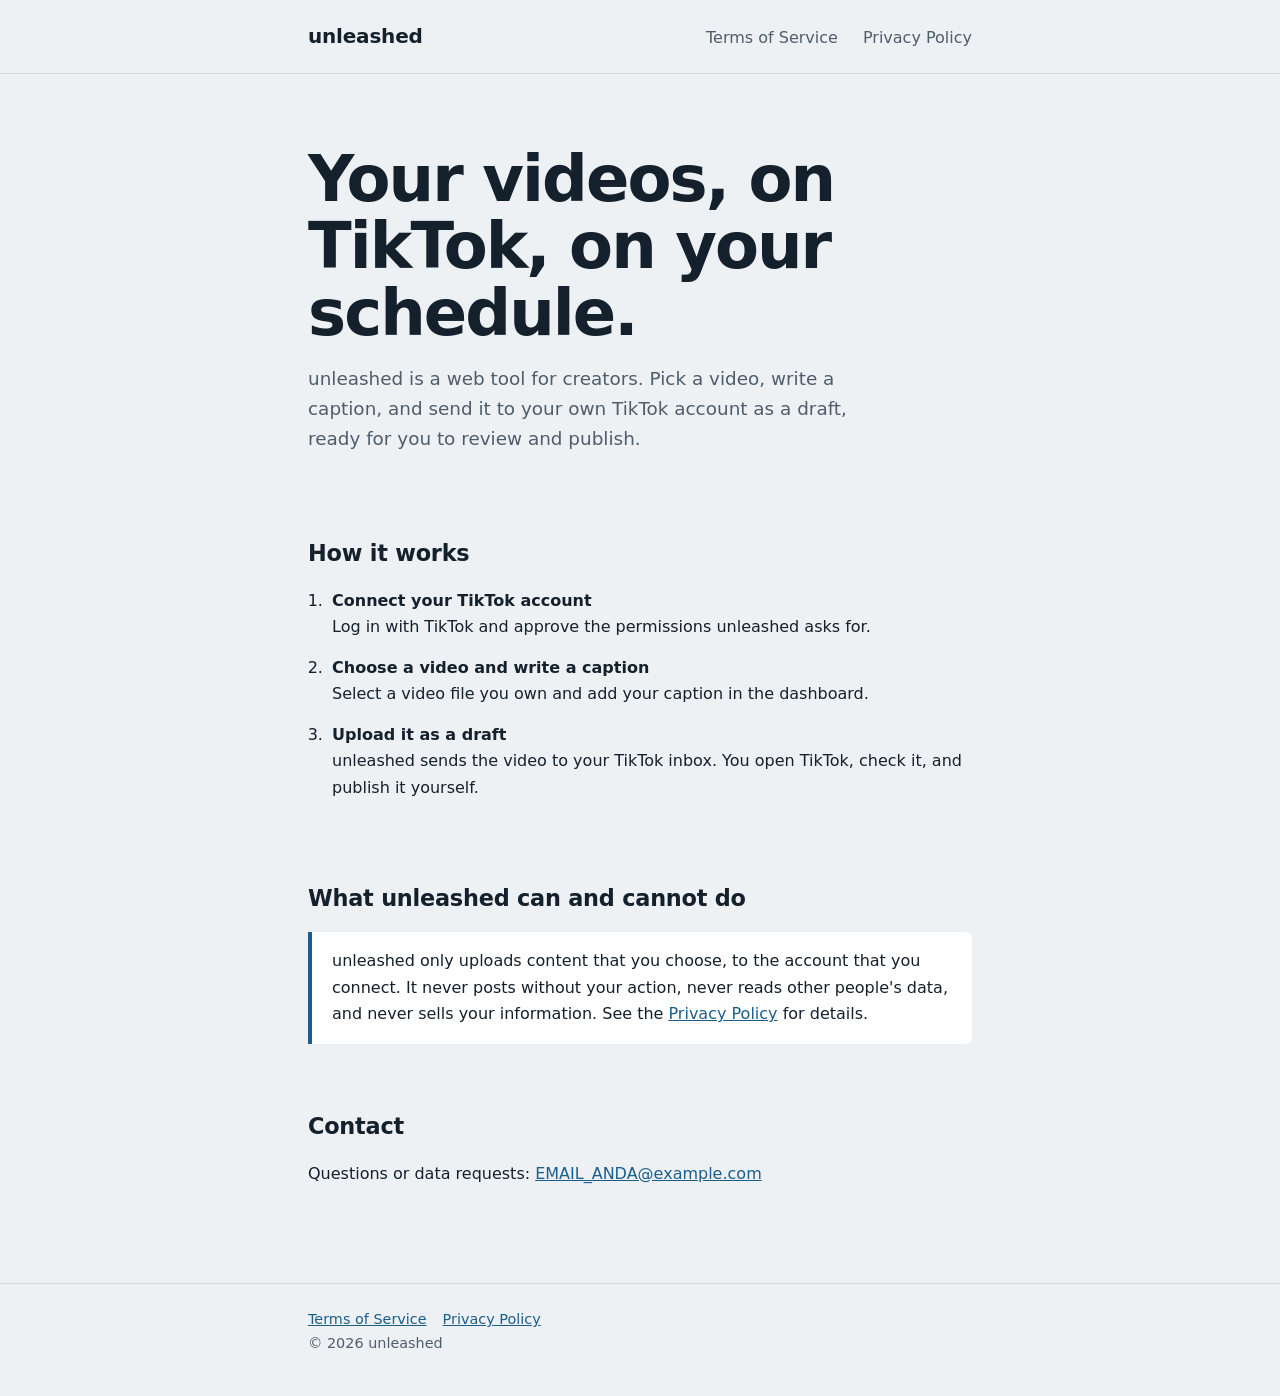
<file: index.html>
<!DOCTYPE html>
<html lang="en">
<head>
<meta charset="utf-8">
<meta name="viewport" content="width=device-width, initial-scale=1">
<title>unleashed – Schedule and upload your own videos to TikTok</title>
<meta name="description" content="unleashed is a web tool that lets its owner prepare and upload their own original short videos to their own TikTok account.">
<link rel="stylesheet" href="style.css">
</head>
<body>
<header>
  <div class="wrap">
    <a class="brand" href="index.html">unleashed</a>
    <nav>
      <a href="terms.html">Terms of Service</a>
      <a href="privacy.html">Privacy Policy</a>
    </nav>
  </div>
</header>

<main class="wrap">
  <div class="hero">
    <h1>Your videos, on TikTok, on your schedule.</h1>
    <p>unleashed is a web tool for creators. Pick a video, write a caption, and send it to your own TikTok account as a draft, ready for you to review and publish.</p>
  </div>

  <section>
    <h2>How it works</h2>
    <ol class="steps">
      <li><strong>Connect your TikTok account</strong>Log in with TikTok and approve the permissions unleashed asks for.</li>
      <li><strong>Choose a video and write a caption</strong>Select a video file you own and add your caption in the dashboard.</li>
      <li><strong>Upload it as a draft</strong>unleashed sends the video to your TikTok inbox. You open TikTok, check it, and publish it yourself.</li>
    </ol>
  </section>

  <section>
    <h2>What unleashed can and cannot do</h2>
    <div class="note">
      <p style="margin:0">unleashed only uploads content that you choose, to the account that you connect. It never posts without your action, never reads other people's data, and never sells your information. See the <a href="privacy.html">Privacy Policy</a> for details.</p>
    </div>
  </section>

  <section>
    <h2>Contact</h2>
    <p>Questions or data requests: <a href="mailto:ariefilham.k@gmail.com">EMAIL_ANDA@example.com</a></p>
  </section>
</main>

<footer>
  <div class="wrap">
    <a href="terms.html">Terms of Service</a><a href="privacy.html">Privacy Policy</a>
    <div>© 2026 unleashed</div>
  </div>
</footer>
</body>
</html>
</file>
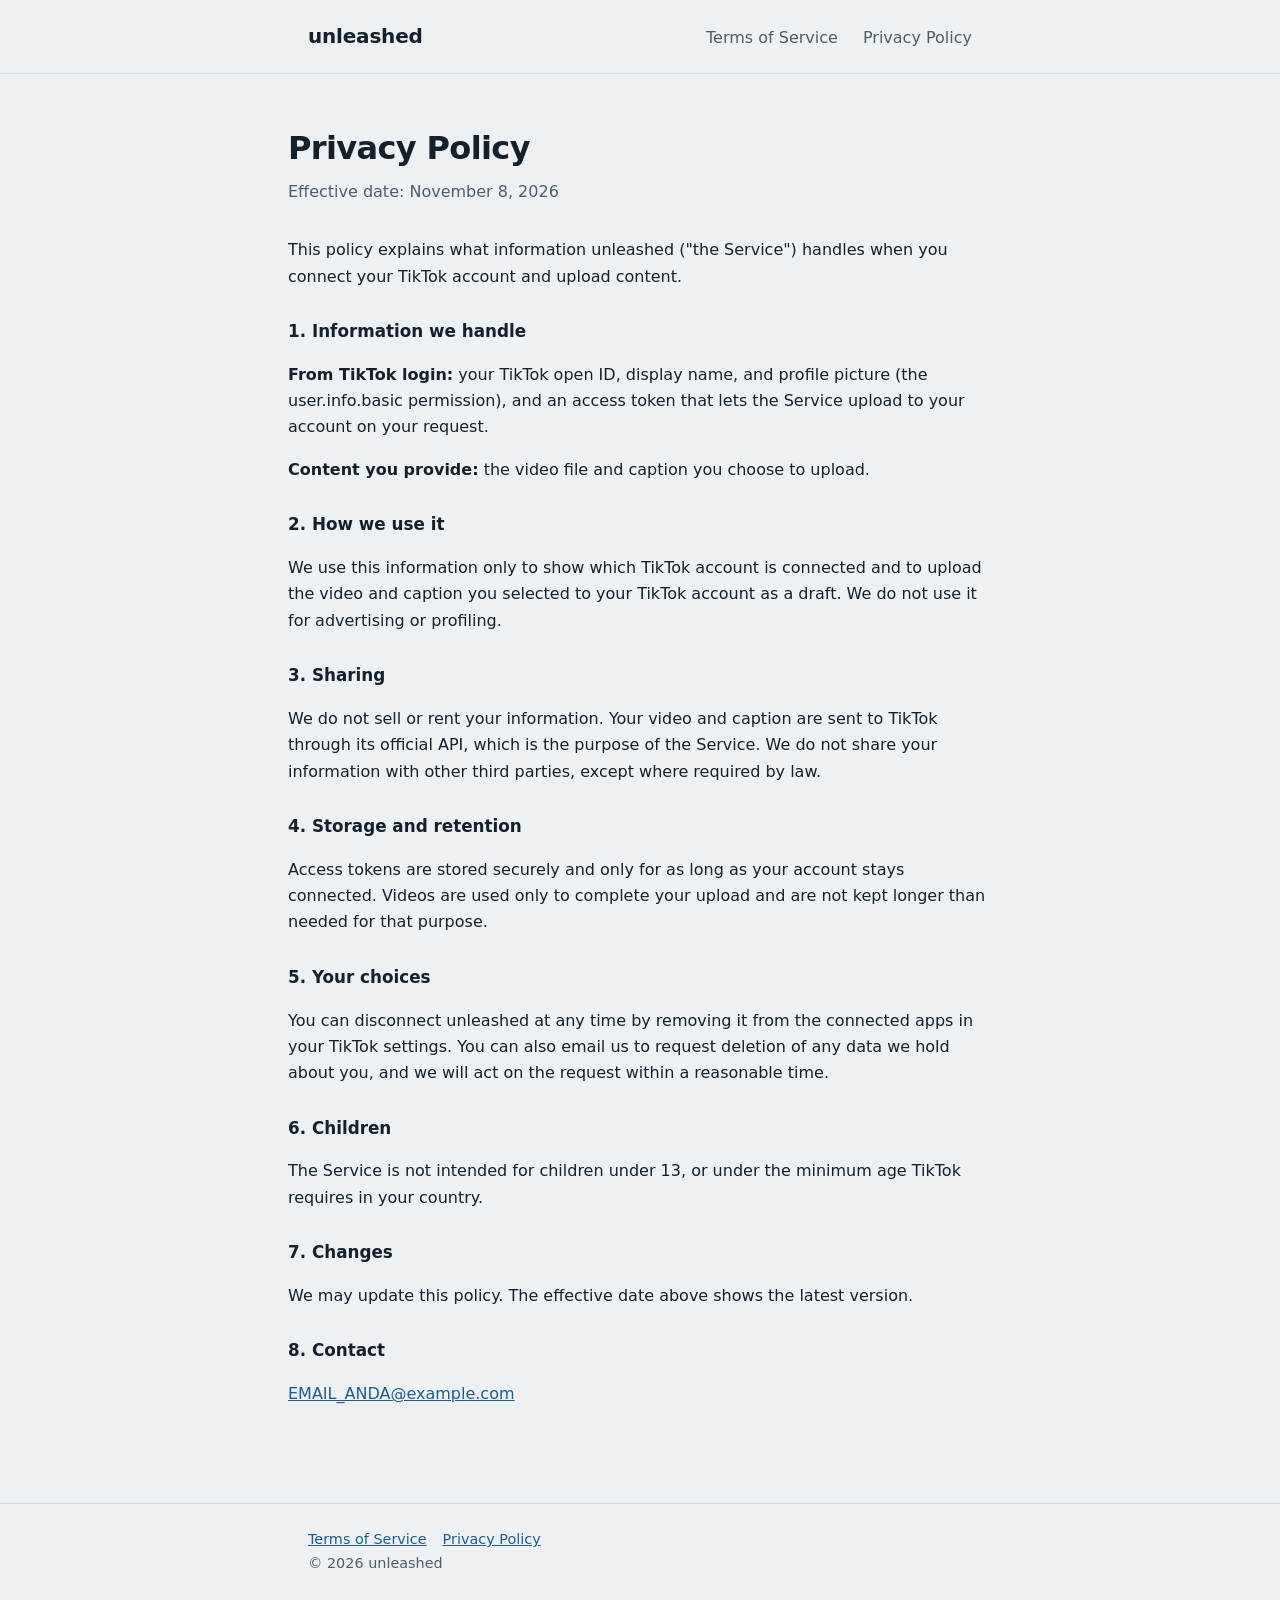
<file: privacy.html>
<!DOCTYPE html>
<html lang="en">
<head>
<meta charset="utf-8">
<meta name="viewport" content="width=device-width, initial-scale=1">
<title>Privacy Policy – unleashed</title>
<link rel="stylesheet" href="style.css">
</head>
<body>
<header>
  <div class="wrap">
    <a class="brand" href="index.html">unleashed</a>
    <nav>
      <a href="terms.html">Terms of Service</a>
      <a href="privacy.html">Privacy Policy</a>
    </nav>
  </div>
</header>

<main class="wrap doc">
  <h1>Privacy Policy</h1>
  <p class="meta">Effective date: November 8, 2026</p>

  <p>This policy explains what information unleashed ("the Service") handles when you connect your TikTok account and upload content.</p>

  <h3>1. Information we handle</h3>
  <p><strong>From TikTok login:</strong> your TikTok open ID, display name, and profile picture (the user.info.basic permission), and an access token that lets the Service upload to your account on your request.</p>
  <p><strong>Content you provide:</strong> the video file and caption you choose to upload.</p>

  <h3>2. How we use it</h3>
  <p>We use this information only to show which TikTok account is connected and to upload the video and caption you selected to your TikTok account as a draft. We do not use it for advertising or profiling.</p>

  <h3>3. Sharing</h3>
  <p>We do not sell or rent your information. Your video and caption are sent to TikTok through its official API, which is the purpose of the Service. We do not share your information with other third parties, except where required by law.</p>

  <h3>4. Storage and retention</h3>
  <p>Access tokens are stored securely and only for as long as your account stays connected. Videos are used only to complete your upload and are not kept longer than needed for that purpose.</p>

  <h3>5. Your choices</h3>
  <p>You can disconnect unleashed at any time by removing it from the connected apps in your TikTok settings. You can also email us to request deletion of any data we hold about you, and we will act on the request within a reasonable time.</p>

  <h3>6. Children</h3>
  <p>The Service is not intended for children under 13, or under the minimum age TikTok requires in your country.</p>

  <h3>7. Changes</h3>
  <p>We may update this policy. The effective date above shows the latest version.</p>

  <h3>8. Contact</h3>
  <p><a href="mailto:ariefilham.k@gmail.com">EMAIL_ANDA@example.com</a></p>
</main>

<footer>
  <div class="wrap">
    <a href="terms.html">Terms of Service</a><a href="privacy.html">Privacy Policy</a>
    <div>© 2026 unleashed</div>
  </div>
</footer>
</body>
</html>
</file>
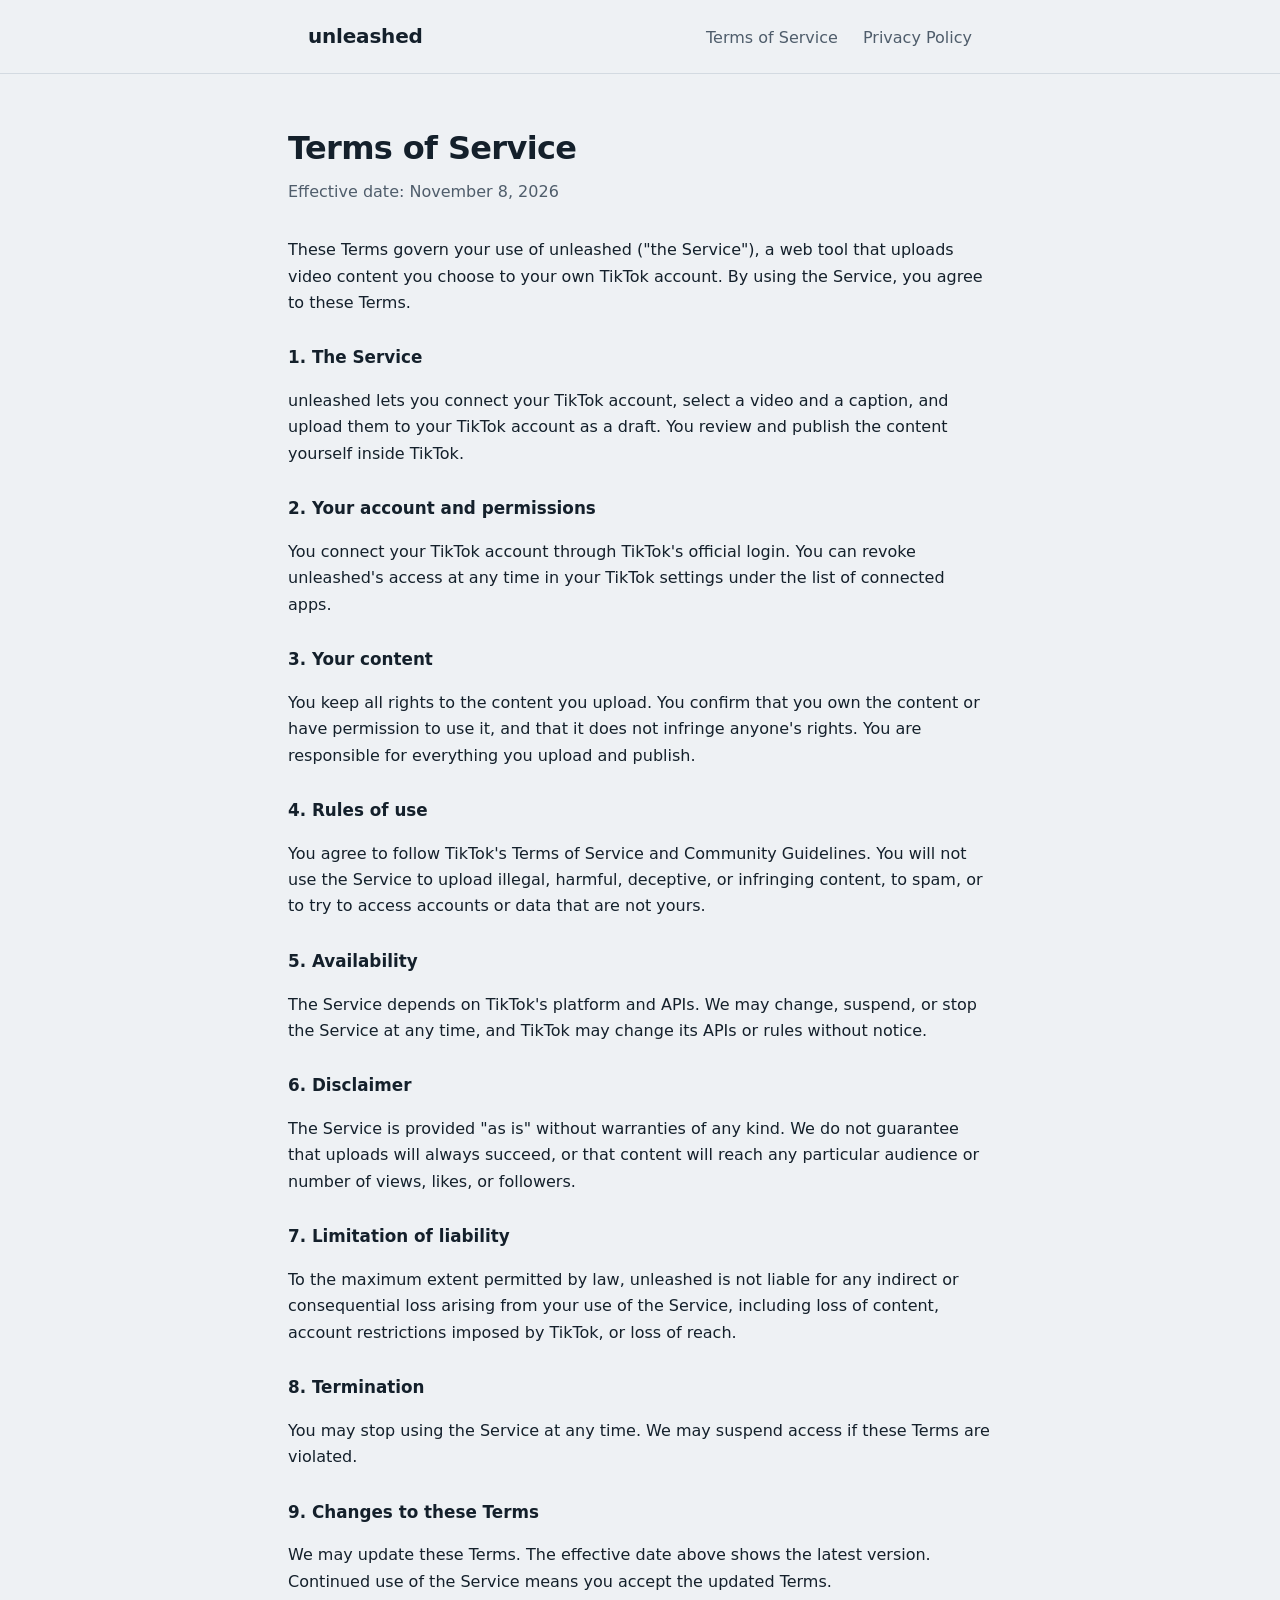
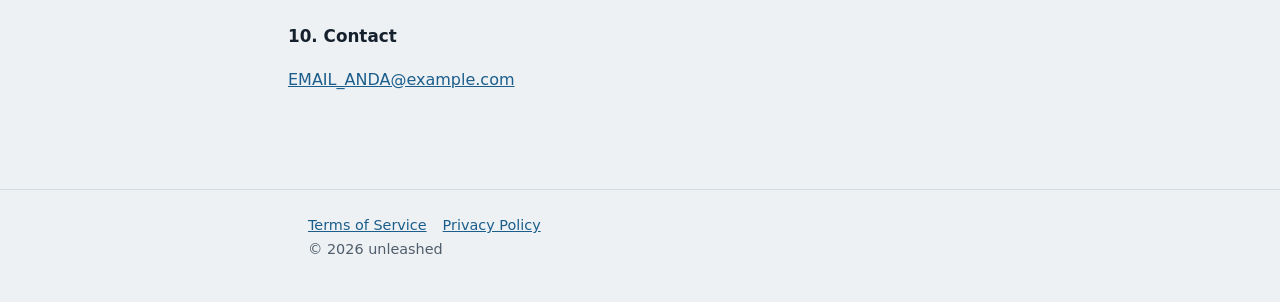
<file: terms.html>
<!DOCTYPE html>
<html lang="en">
<head>
<meta charset="utf-8">
<meta name="viewport" content="width=device-width, initial-scale=1">
<title>Terms of Service – unleashed</title>
<link rel="stylesheet" href="style.css">
</head>
<body>
<header>
  <div class="wrap">
    <a class="brand" href="index.html">unleashed</a>
    <nav>
      <a href="terms.html">Terms of Service</a>
      <a href="privacy.html">Privacy Policy</a>
    </nav>
  </div>
</header>

<main class="wrap doc">
  <h1>Terms of Service</h1>
  <p class="meta">Effective date: November 8, 2026</p>

  <p>These Terms govern your use of unleashed ("the Service"), a web tool that uploads video content you choose to your own TikTok account. By using the Service, you agree to these Terms.</p>

  <h3>1. The Service</h3>
  <p>unleashed lets you connect your TikTok account, select a video and a caption, and upload them to your TikTok account as a draft. You review and publish the content yourself inside TikTok.</p>

  <h3>2. Your account and permissions</h3>
  <p>You connect your TikTok account through TikTok's official login. You can revoke unleashed's access at any time in your TikTok settings under the list of connected apps.</p>

  <h3>3. Your content</h3>
  <p>You keep all rights to the content you upload. You confirm that you own the content or have permission to use it, and that it does not infringe anyone's rights. You are responsible for everything you upload and publish.</p>

  <h3>4. Rules of use</h3>
  <p>You agree to follow TikTok's Terms of Service and Community Guidelines. You will not use the Service to upload illegal, harmful, deceptive, or infringing content, to spam, or to try to access accounts or data that are not yours.</p>

  <h3>5. Availability</h3>
  <p>The Service depends on TikTok's platform and APIs. We may change, suspend, or stop the Service at any time, and TikTok may change its APIs or rules without notice.</p>

  <h3>6. Disclaimer</h3>
  <p>The Service is provided "as is" without warranties of any kind. We do not guarantee that uploads will always succeed, or that content will reach any particular audience or number of views, likes, or followers.</p>

  <h3>7. Limitation of liability</h3>
  <p>To the maximum extent permitted by law, unleashed is not liable for any indirect or consequential loss arising from your use of the Service, including loss of content, account restrictions imposed by TikTok, or loss of reach.</p>

  <h3>8. Termination</h3>
  <p>You may stop using the Service at any time. We may suspend access if these Terms are violated.</p>

  <h3>9. Changes to these Terms</h3>
  <p>We may update these Terms. The effective date above shows the latest version. Continued use of the Service means you accept the updated Terms.</p>

  <h3>10. Contact</h3>
  <p><a href="mailto:ariefilham.k@gmail.com">EMAIL_ANDA@example.com</a></p>
</main>

<footer>
  <div class="wrap">
    <a href="terms.html">Terms of Service</a><a href="privacy.html">Privacy Policy</a>
    <div>© 2026 unleashed</div>
  </div>
</footer>
</body>
</html>
</file>
<file: style.css>
:root {
  --bg: #eef1f4;
  --surface: #ffffff;
  --ink: #14202b;
  --muted: #4f5d6b;
  --accent: #1b5e8c;
  --line: #d3dae1;
}
@media (prefers-color-scheme: dark) {
  :root {
    --bg: #0f1820;
    --surface: #17232e;
    --ink: #e8eef3;
    --muted: #9fb0bf;
    --accent: #6fb3e0;
    --line: #2a3a48;
  }
}
* { box-sizing: border-box; }
html { scroll-padding-top: 1rem; }
body {
  margin: 0;
  background: var(--bg);
  color: var(--ink);
  font-family: "Avenir Next", "Segoe UI", system-ui, -apple-system, sans-serif;
  line-height: 1.65;
}
a { color: var(--accent); }
a:focus-visible { outline: 3px solid var(--accent); outline-offset: 3px; }
.wrap { max-width: 44rem; margin: 0 auto; padding: 0 1.25rem; }
header { padding: 1.25rem 0; border-bottom: 1px solid var(--line); }
header .wrap { display: flex; justify-content: space-between; align-items: baseline; gap: 1rem; flex-wrap: wrap; }
.brand { font-weight: 700; font-size: 1.25rem; letter-spacing: -0.01em; text-decoration: none; color: var(--ink); }
nav a { margin-left: 1.25rem; text-decoration: none; color: var(--muted); }
nav a:hover { color: var(--ink); }
.hero { padding: 4.5rem 0 3rem; }
.hero h1 { font-size: clamp(2.4rem, 8vw, 4rem); line-height: 1.05; letter-spacing: -0.03em; margin: 0 0 1rem; max-width: 14ch; }
.hero p { font-size: 1.15rem; color: var(--muted); max-width: 34rem; margin: 0; }
section { padding: 2rem 0; }
h2 { font-size: 1.4rem; letter-spacing: -0.01em; margin: 0 0 1rem; }
h3 { font-size: 1.05rem; margin: 1.75rem 0 0.4rem; }
ol.steps { padding-left: 1.25rem; margin: 0; }
ol.steps li { margin-bottom: 0.9rem; padding-left: 0.25rem; }
ol.steps strong { display: block; }
.note { background: var(--surface); border-left: 4px solid var(--accent); padding: 1rem 1.25rem; border-radius: 0 6px 6px 0; }
.doc { padding: 3rem 0 2rem; }
.doc h1 { font-size: 2rem; letter-spacing: -0.02em; margin: 0 0 0.25rem; }
.doc .meta { color: var(--muted); margin: 0 0 2rem; }
footer { margin-top: 3rem; padding: 1.5rem 0 2.5rem; border-top: 1px solid var(--line); color: var(--muted); font-size: 0.9rem; }
footer a { margin-right: 1rem; }
</file>
